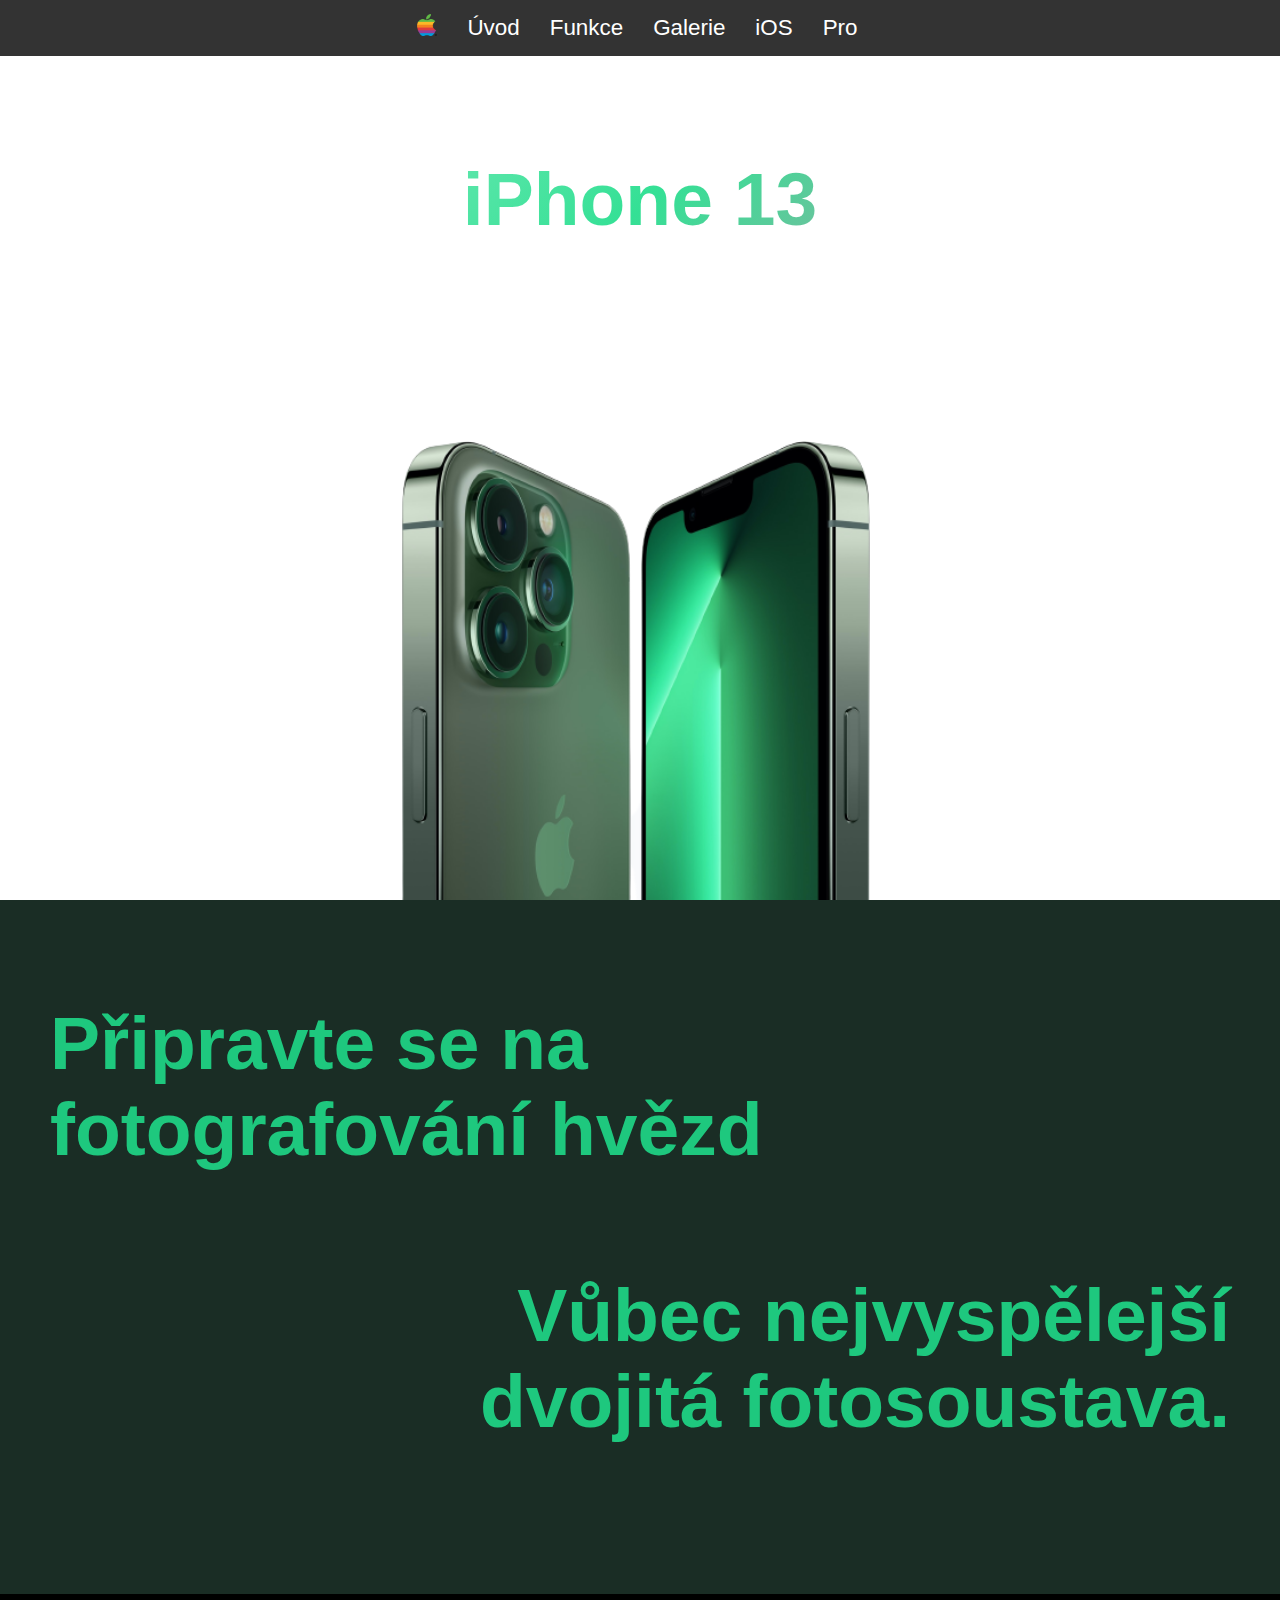
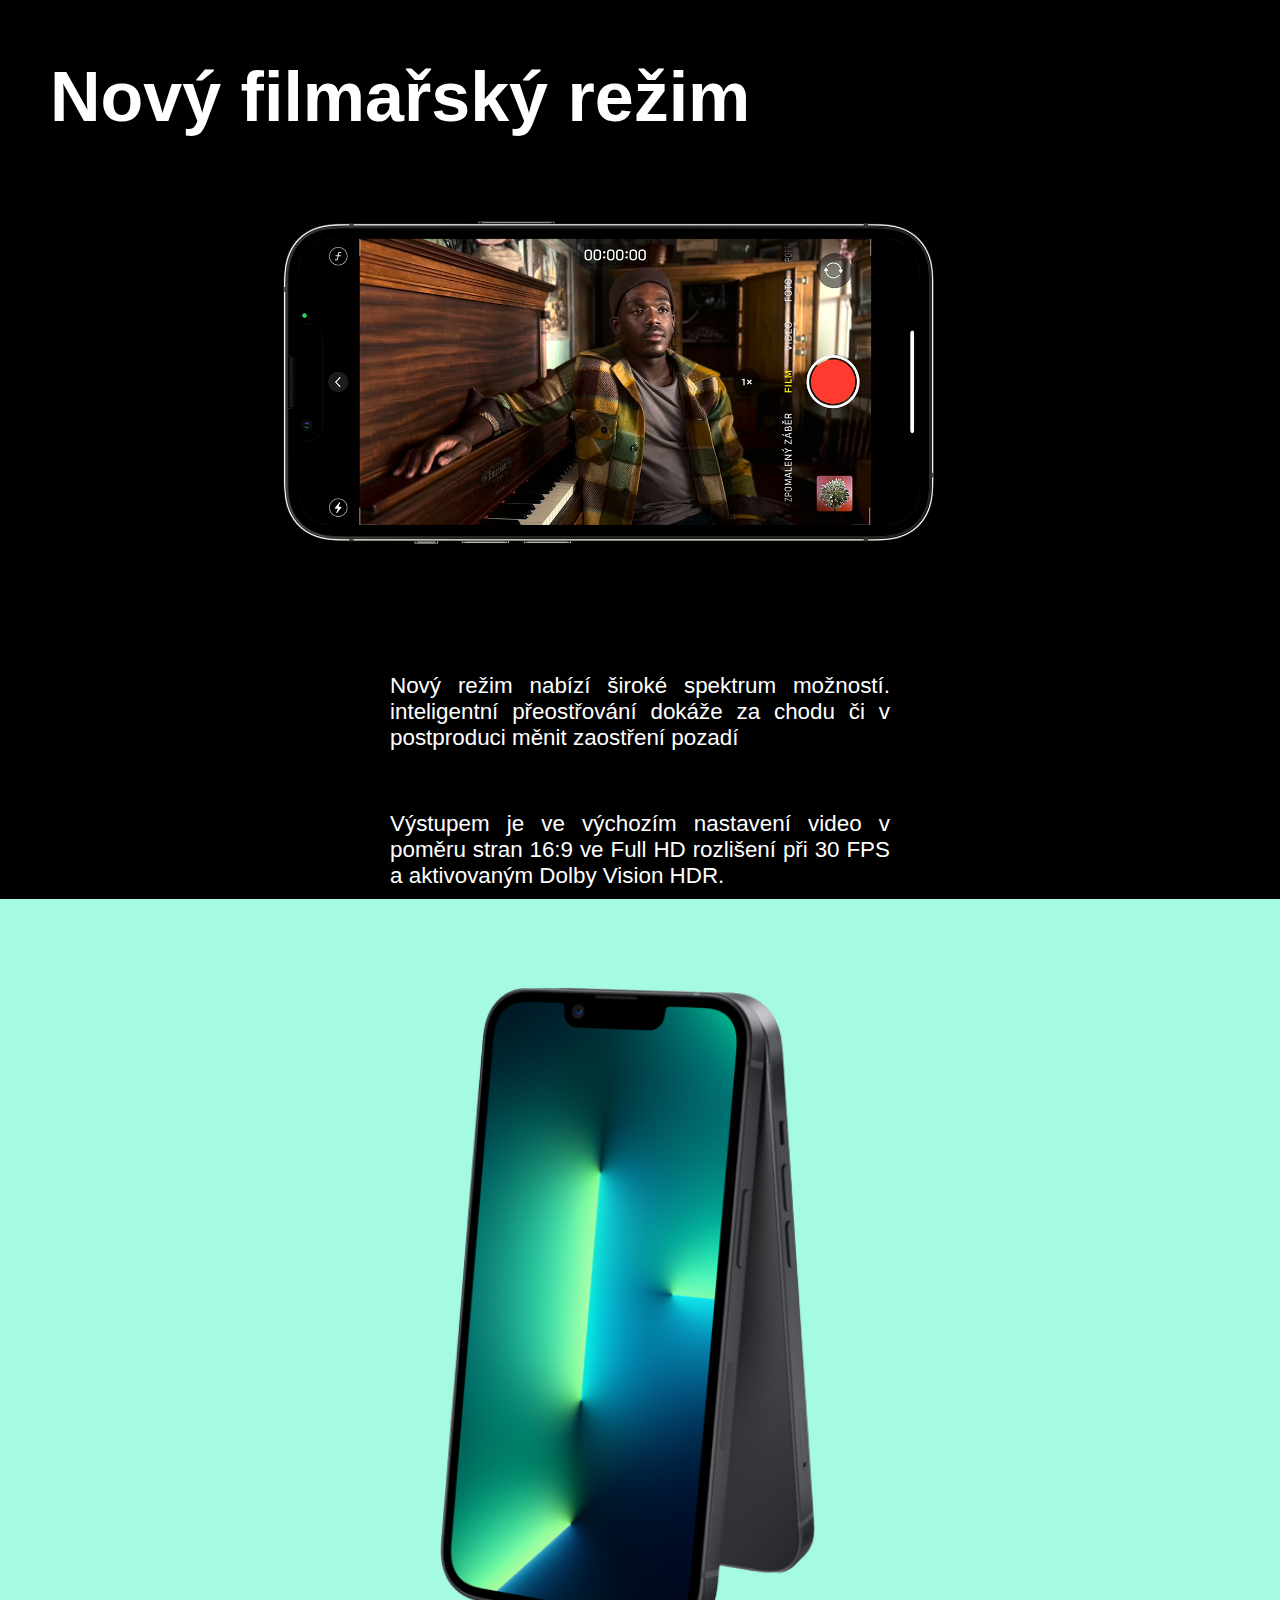
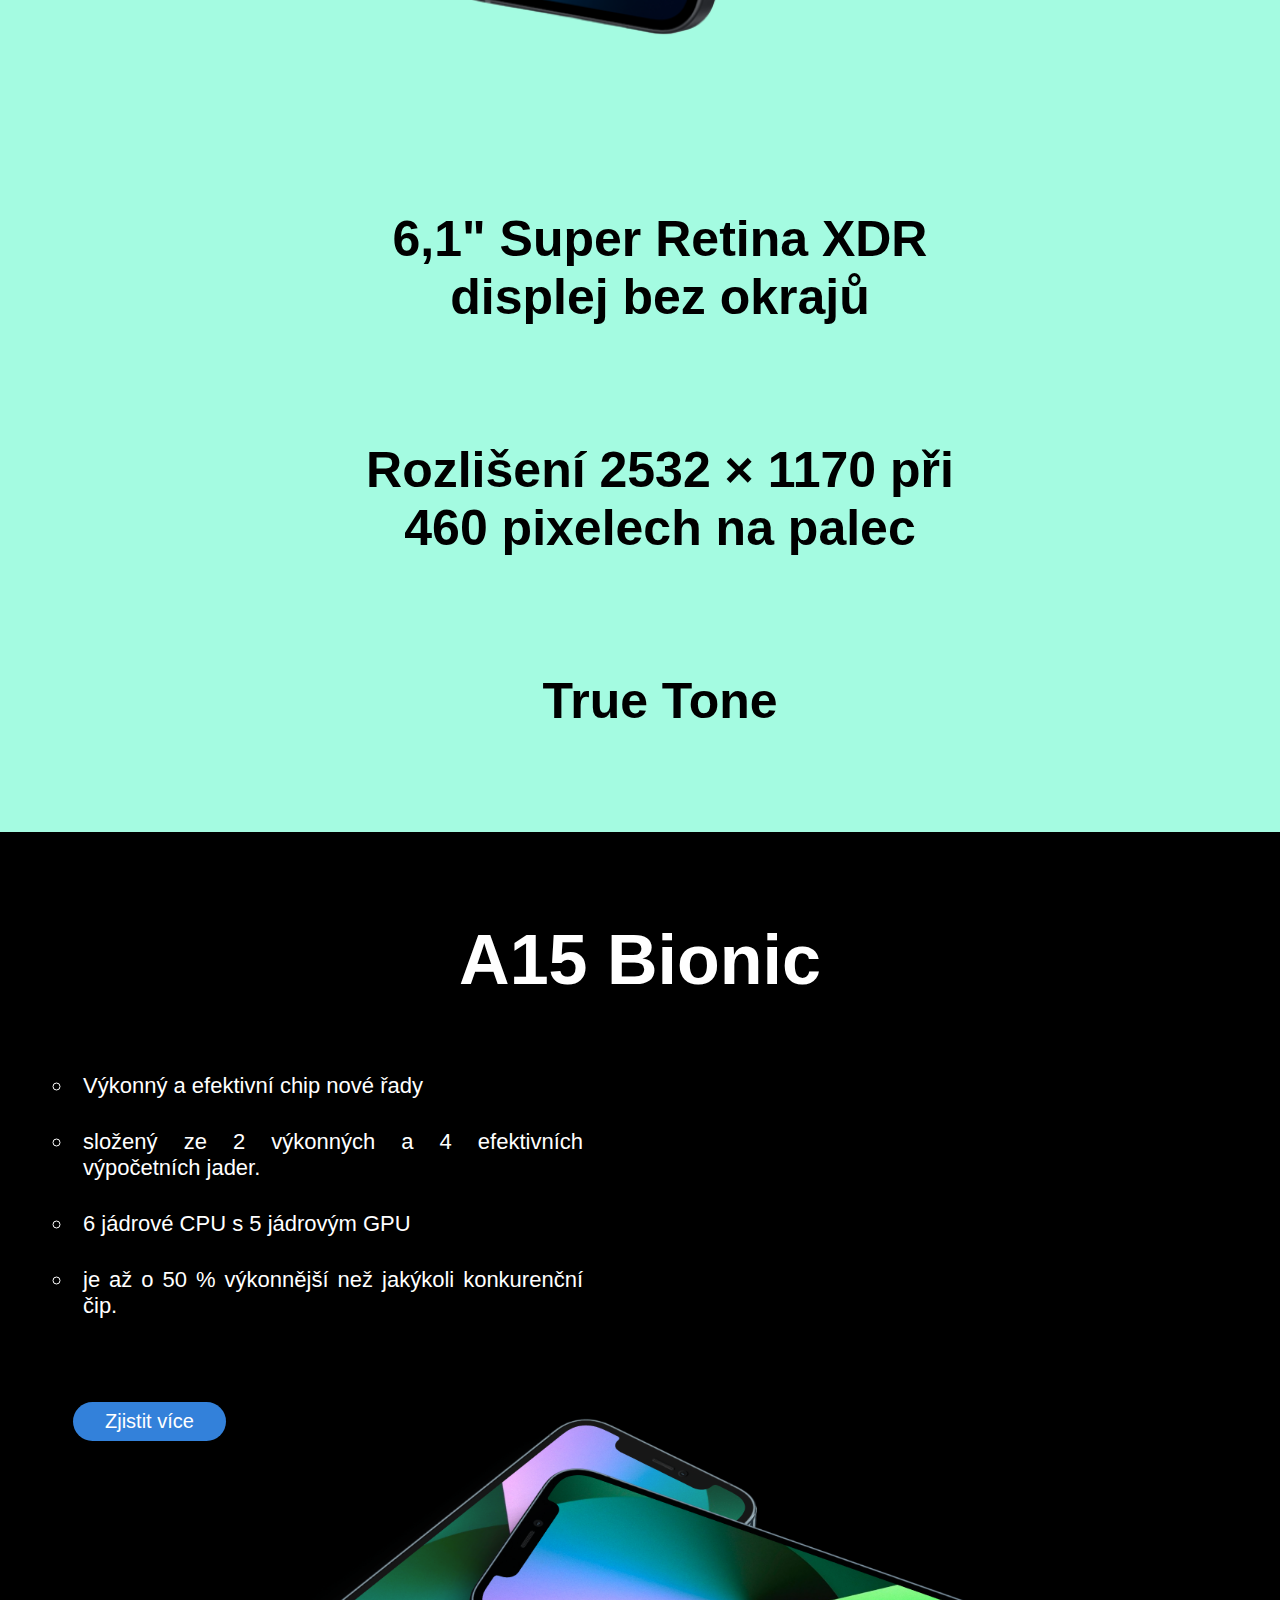
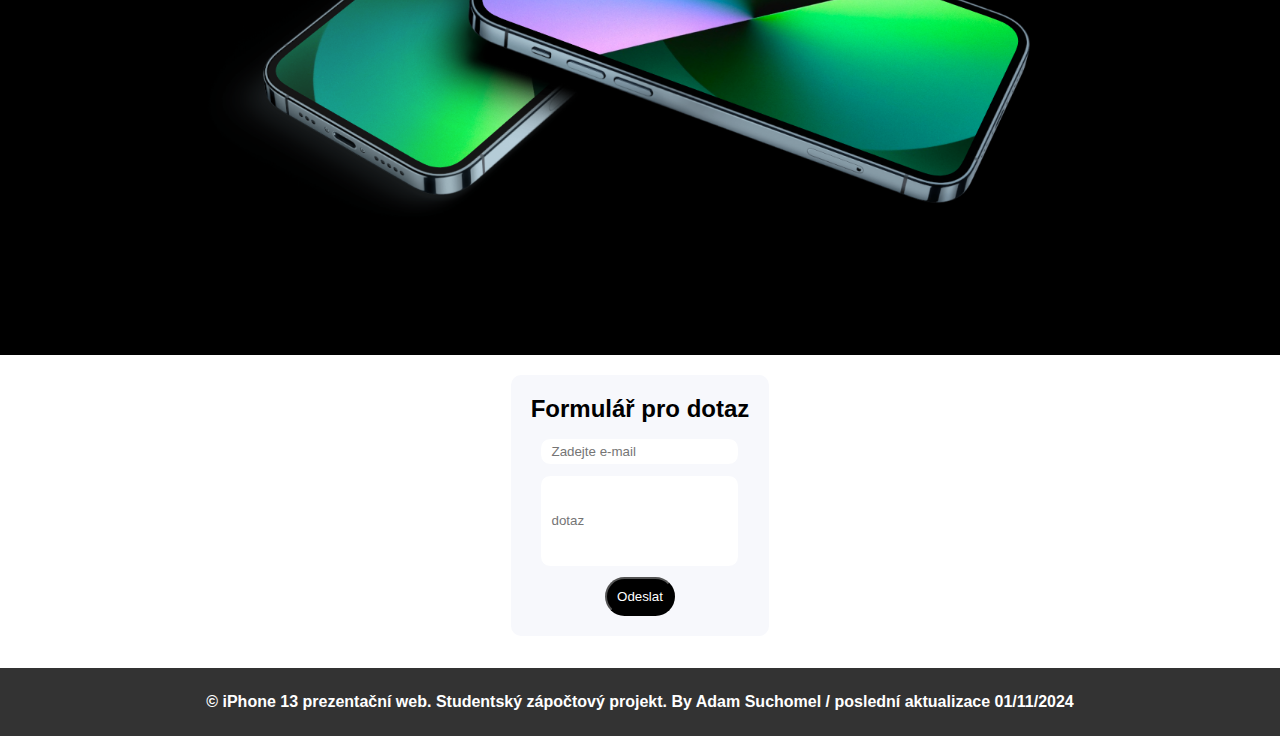
<file: index.html>
<!DOCTYPE html>
<html lang="en">

<head>
    <meta charset="UTF-8">
    <meta http-equiv="X-UA-Compatible" content="IE=edge">
    <meta name="viewport" content="width=device-width, initial-scale=1.0, viewport-fit=cover">
    <title>iPhone 13</title>
    <link rel="stylesheet" href="style.css">
    <link rel="stylesheet" href="header.css">
    <link rel="stylesheet" href="footer.css">
    <link rel="stylesheet" href="base.css">
    </head>

<body>
    <div class="prehled">
        <header>
            <nav class="header">
                <a href="https://www.apple.com">
                    <img src="photo/applelogo.png" class="h-image" alt="logo">
                </a>
                <a href="index.html" class="link"> Úvod</a>
                <a href="funkce.html" class="link"> Funkce</a>
                <a href="gallery.html" class="link"> Galerie</a>
                <a href="ios.html" class="link"> iOS</a>
                <a href="index2.html" class="link"> Pro</a>
            </nav>
        </header>

        <!-- První část dokumentu -->

        <div class="HL">
            <h1 class="HlavniNadpis">iPhone 13</h1>
        </div>


        <img src="photo/iphone13.png" class="iphone" alt="iphone 13">
    </div>

    <div class="Funkce1">
        <div class="container">
            <h2 class="prvniodstavec">Připravte se na <br> fotografování hvězd</h2>
            <h2 class="druhyodstavec">Vůbec nejvyspělejší <br> dvojitá fotosoustava.</h2>
        </div>
    </div>

    <!-- Třetí část dokumentu -->

    <div class="Funkce2">
        <div class="container">
            <h1 class="nadpis"> Nový filmařský režim </h1>
            <div class="imgWrapper">
                <img src="photo/filmmode.png" class="FilmModePhoto" alt="filmový režim">
            </div>

            <p class="prvniodstavec">
                Nový režim nabízí široké spektrum možností. inteligentní přeostřování dokáže za chodu či v
                postproduci měnit zaostření pozadí
            </p>

            <p class="prvniodstavec">
                Výstupem je ve výchozím nastavení video v
                poměru stran 16:9 ve Full HD rozlišení při 30
                FPS a aktivovaným Dolby Vision HDR.
            </p>
        </div>
    </div>

    <!-- Čtvrtá část dokumentu -->
    <div class="Specifikace">
        <div class="container">
            <div class="imgWrapper">
                <img src="photo/specifikacebg.png" class="" alt="specifikace">
            </div>

            <p class="odstavec">6,1" Super Retina XDR <br> displej bez okrajů</p>
            <p class="odstavec">Rozlišení 2532 × 1170 při <br> 460 pixelech na palec</p>
            <p class="odstavec">True Tone</p>



        </div>
    </div>

    <!-- Pátá část dokumentu -->
    <div class="Chip">
        <div class="container">

            <div class="text">
                <h1>A15 Bionic</h1>

                <ul style="list-style-type:circle;">
                    <li>Výkonný a efektivní chip nové řady</li>
                    <li>složený ze 2 výkonných a 4 efektivních výpočetních jader.</li>
                    <li>6 jádrové CPU s 5 jádrovým GPU</li>
                    <li>je až o 50 % výkonnější než jakýkoli konkurenční čip.</li>
                </ul>
                <div class="DIVvDIVUvDIVU">
                    <a href="https://www.apple.com/iphone-13/">
                        Zjistit více
                    </a>
                </div>



            </div>
            <div class="imgWrapper">
                <img src="photo/A15.png" alt="A15 bionic">
            </div>
        </div>
    </div>

    <div class="contact-form">
        <h2>Formulář pro dotaz</h2>
        <form action="">
            <input type="email" placeholder="Zadejte e-mail">
            <input type="text" placeholder="dotaz">
            <button type="submit">Odeslat</button>
        </form>
    </div>

    <footer class="footer">
        <p>© iPhone 13 prezentační web. Studentský zápočtový projekt. By Adam Suchomel / poslední aktualizace 01/11/2024</p>
    </footer>
</body>
</html>
</file>
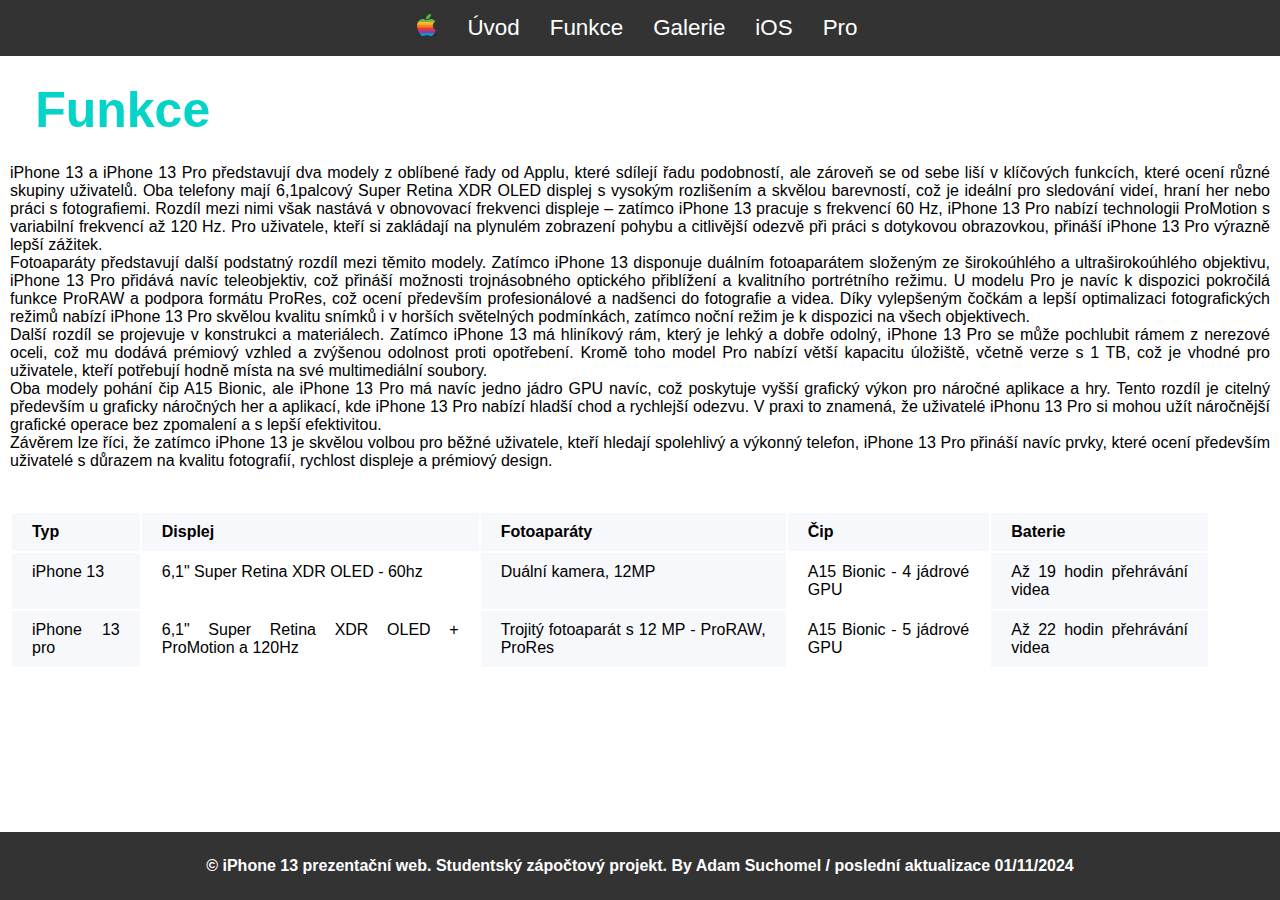
<file: funkce.html>
<!DOCTYPE html>
<html lang="en">
<head>
    <meta charset="UTF-8">
    <meta name="viewport" content="width=device-width, initial-scale=1.0">
    <title>Document</title>
    <link rel="stylesheet" href="functions.css">
    <link rel="stylesheet" href="header.css">
    <link rel="stylesheet" href="footer.css">
    <link rel="stylesheet" href="base.css">
</head>
<body>
    <header>
        <nav class="header">
            <a href="https://www.apple.com">
                <img src="photo/applelogo.png" class="h-image" alt="logo">
            </a>
            <a href="index.html" class="link"> Úvod</a>
            <a href="funkce.html" class="link"> Funkce</a>
            <a href="gallery.html" class="link"> Galerie</a>
            <a href="ios.html" class="link"> iOS</a>
            <a href="index2.html" class="link"> Pro</a>
        </nav>
    </header>

    <div class="container functions">
            <h1>Funkce</h1>
            <div class="f-descriptions">
                <p>iPhone 13 a iPhone 13 Pro představují dva modely z oblíbené řady od Applu, které sdílejí řadu podobností, ale zároveň se od sebe liší v klíčových funkcích, které ocení různé skupiny uživatelů. Oba telefony mají 6,1palcový Super Retina XDR OLED displej s vysokým rozlišením a skvělou barevností, což je ideální pro sledování videí, hraní her nebo práci s fotografiemi. Rozdíl mezi nimi však nastává v obnovovací frekvenci displeje – zatímco iPhone 13 pracuje s frekvencí 60 Hz, iPhone 13 Pro nabízí technologii ProMotion s variabilní frekvencí až 120 Hz. Pro uživatele, kteří si zakládají na plynulém zobrazení pohybu a citlivější odezvě při práci s dotykovou obrazovkou, přináší iPhone 13 Pro výrazně lepší zážitek.</p>
                <p>Fotoaparáty představují další podstatný rozdíl mezi těmito modely. Zatímco iPhone 13 disponuje duálním fotoaparátem složeným ze širokoúhlého a ultraširokoúhlého objektivu, iPhone 13 Pro přidává navíc teleobjektiv, což přináší možnosti trojnásobného optického přiblížení a kvalitního portrétního režimu. U modelu Pro je navíc k dispozici pokročilá funkce ProRAW a podpora formátu ProRes, což ocení především profesionálové a nadšenci do fotografie a videa. Díky vylepšeným čočkám a lepší optimalizaci fotografických režimů nabízí iPhone 13 Pro skvělou kvalitu snímků i v horších světelných podmínkách, zatímco noční režim je k dispozici na všech objektivech.</p>
                <p>            Další rozdíl se projevuje v konstrukci a materiálech. Zatímco iPhone 13 má hliníkový rám, který je lehký a dobře odolný, iPhone 13 Pro se může pochlubit rámem z nerezové oceli, což mu dodává prémiový vzhled a zvýšenou odolnost proti opotřebení. Kromě toho model Pro nabízí větší kapacitu úložiště, včetně verze s 1 TB, což je vhodné pro uživatele, kteří potřebují hodně místa na své multimediální soubory.</p>
                <p>            Oba modely pohání čip A15 Bionic, ale iPhone 13 Pro má navíc jedno jádro GPU navíc, což poskytuje vyšší grafický výkon pro náročné aplikace a hry. Tento rozdíl je citelný především u graficky náročných her a aplikací, kde iPhone 13 Pro nabízí hladší chod a rychlejší odezvu. V praxi to znamená, že uživatelé iPhonu 13 Pro si mohou užít náročnější grafické operace bez zpomalení a s lepší efektivitou.</p>
                <p>            Závěrem lze říci, že zatímco iPhone 13 je skvělou volbou pro běžné uživatele, kteří hledají spolehlivý a výkonný telefon, iPhone 13 Pro přináší navíc prvky, které ocení především uživatelé s důrazem na kvalitu fotografií, rychlost displeje a prémiový design.</p>        </p>
            </div>
            <div class="table-wrapper">
                <table>
                    <thead>
                        <tr>
                            <th>Typ</td>
                            <th>Displej</th>
                            <th>Fotoaparáty</th>
                            <th>Čip</th>
                            <th>Baterie</th>
                        </tr>
                    </thead>
                    <tbody>
                        <tr>
                            <td>iPhone 13</td>
                            <td>6,1" Super Retina XDR OLED - 60hz</td>
                            <td>Duální kamera, 12MP</td>
                            <td>A15 Bionic - 4 jádrové GPU</td>
                            <td>Až 19 hodin přehrávání videa</td>
                        </tr>
                        <tr>
                            <td>iPhone 13 pro</td>
                            <td>6,1" Super Retina XDR OLED + ProMotion a 120Hz</td>
                            <td>Trojitý fotoaparát s 12 MP - ProRAW, ProRes</td>
                            <td>A15 Bionic - 5 jádrové GPU</td>
                            <td>Až 22 hodin přehrávání videa</td>
                        </tr>
                    </tbody>
                </table>
            </div>
 <!--           <div class="contact">
                <h2>Poptávkový formulář</h2>

                <form>
                    
                </form>
            </div> -->
    </div>

    <footer class="footer">
        <p>© iPhone 13 prezentační web. Studentský zápočtový projekt. By Adam Suchomel / poslední aktualizace 01/11/2024</p>
    </footer>
</body>
</html>
</file>
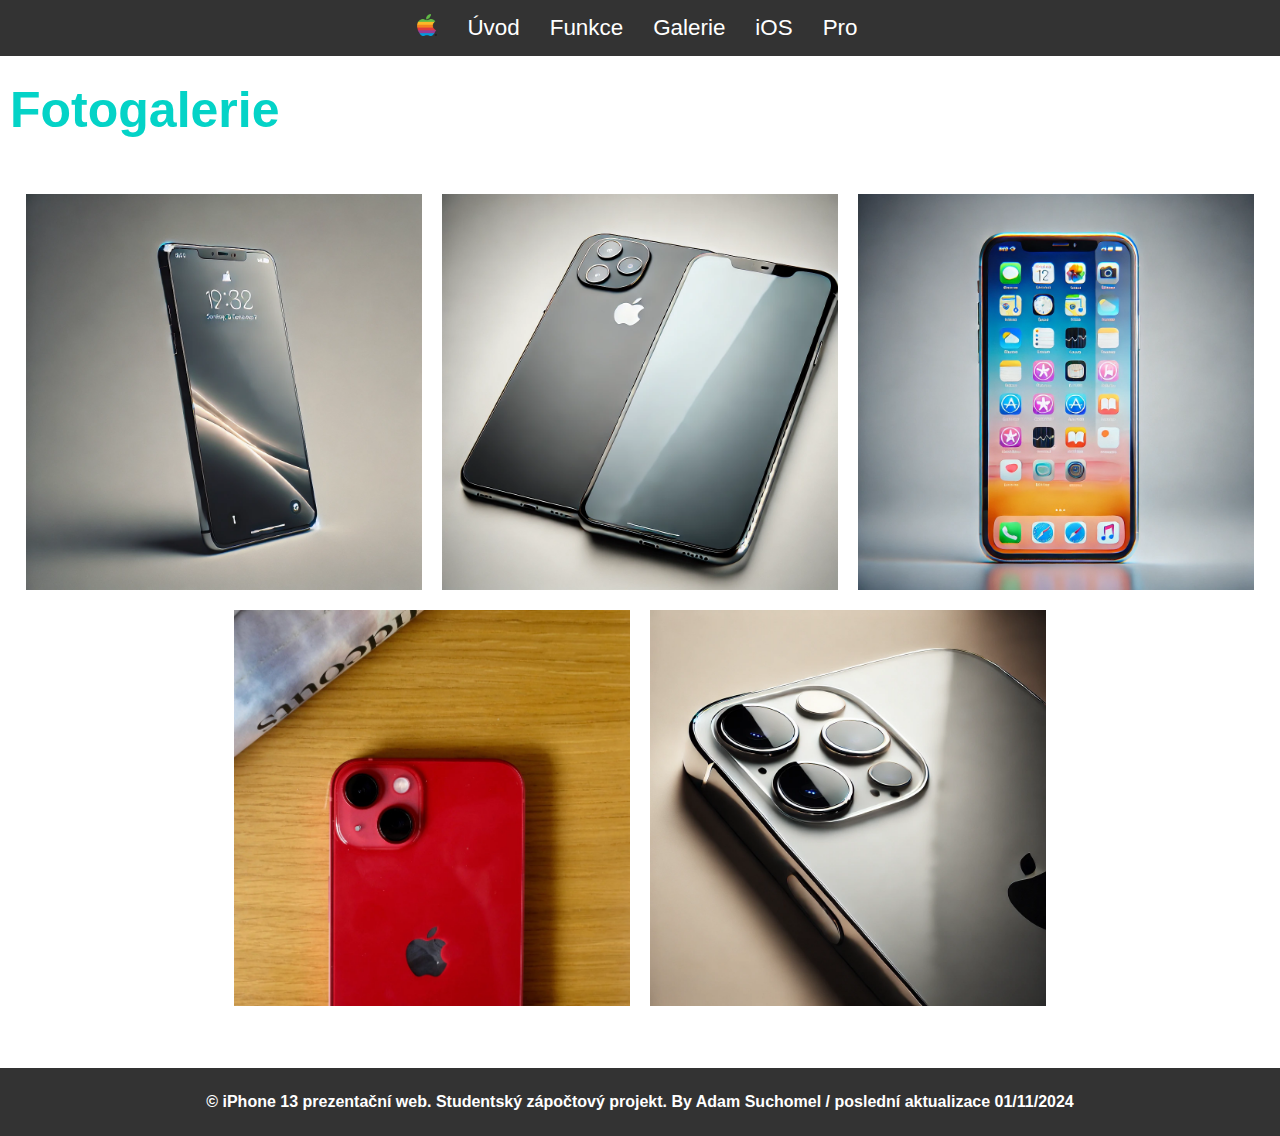
<file: gallery.html>
<!DOCTYPE html>
<html lang="en">
<head>
    <meta charset="UTF-8">
    <meta name="viewport" content="width=device-width, initial-scale=1.0">
    <title>Document</title>
    <link rel="stylesheet" href="gallery.css">
    <link rel="stylesheet" href="header.css">
    <link rel="stylesheet" href="footer.css">
    <link rel="stylesheet" href="base.css">
</head>
<body>
    <header>
        <nav class="header">
            <a href="https://www.apple.com">
                <img src="photo/applelogo.png" class="h-image" alt="logo">
            </a>
            <a href="index.html" class="link"> Úvod</a>
            <a href="funkce.html" class="link"> Funkce</a>
            <a href="gallery.html" class="link"> Galerie</a>
            <a href="ios.html" class="link"> iOS</a>
            <a href="index2.html" class="link"> Pro</a>
        </nav>
    </header>
    <main>
    <div class="container">
        <div class="photogallery">
            <h1>Fotogalerie</h1>

<!--            <p>Prohlédněte si fotogalerii srovnávající iPhone 13 a iPhone 13 Pro – dvě populární varianty od Applu s jedinečnými funkcemi. Oba modely nabízejí elegantní design a 6,1" Super Retina XDR OLED displej, přičemž rozdíl spočívá hlavně v obnovovací frekvenci: iPhone 13 má 60 Hz, zatímco iPhone 13 Pro nabízí až 120 Hz díky technologii ProMotion pro plynulejší obraz.
                iPhone 13 je vybaven duálním fotoaparátem, zatímco iPhone 13 Pro přidává třetí čočku s teleobjektivem, což umožňuje fotografování s větším přiblížením a pokročilé režimy jako ProRAW a noční režim pro všechny objektivy. Pro uživatele, kteří si potrpí na kvalitu materiálů, má Pro verze rámeček z nerezové oceli, zatímco iPhone 13 zůstává u hliníku.                
                Podívejte se, jak tyto rozdíly působí v designu, konstrukci a celkovém dojmu – a zjistěte, který model by mohl být pro vás ideální volbou!</p>
-->
            <div class="gallery-wrapper">
                <div class="gallery-item">
                    <img src="gallery-photos/phone-1.webp" class="img-responsive" alt="telefon">
                </div>
                <div class="gallery-item">
                    <img src="gallery-photos/phone-2.webp" class="img-responsive" alt="telefon">
                </div>
                <div class="gallery-item">
                    <img src="gallery-photos/phone-3.webp" class="img-responsive" alt="telefon">
                </div>
                <div class="gallery-item">
                    <img src="gallery-photos/phone-4.jpg" class="img-responsive" alt="telefon">
                </div>
                <div class="gallery-item">
                    <img src="gallery-photos/phone-5.webp" class="img-responsive" alt="telefon">
                </div>
            </div>
        </div>
    </div>
</main>
    <footer class="footer">
        <p>© iPhone 13 prezentační web. Studentský zápočtový projekt. By Adam Suchomel / poslední aktualizace 01/11/2024</p>
    </footer>
</body>
</html>
</file>
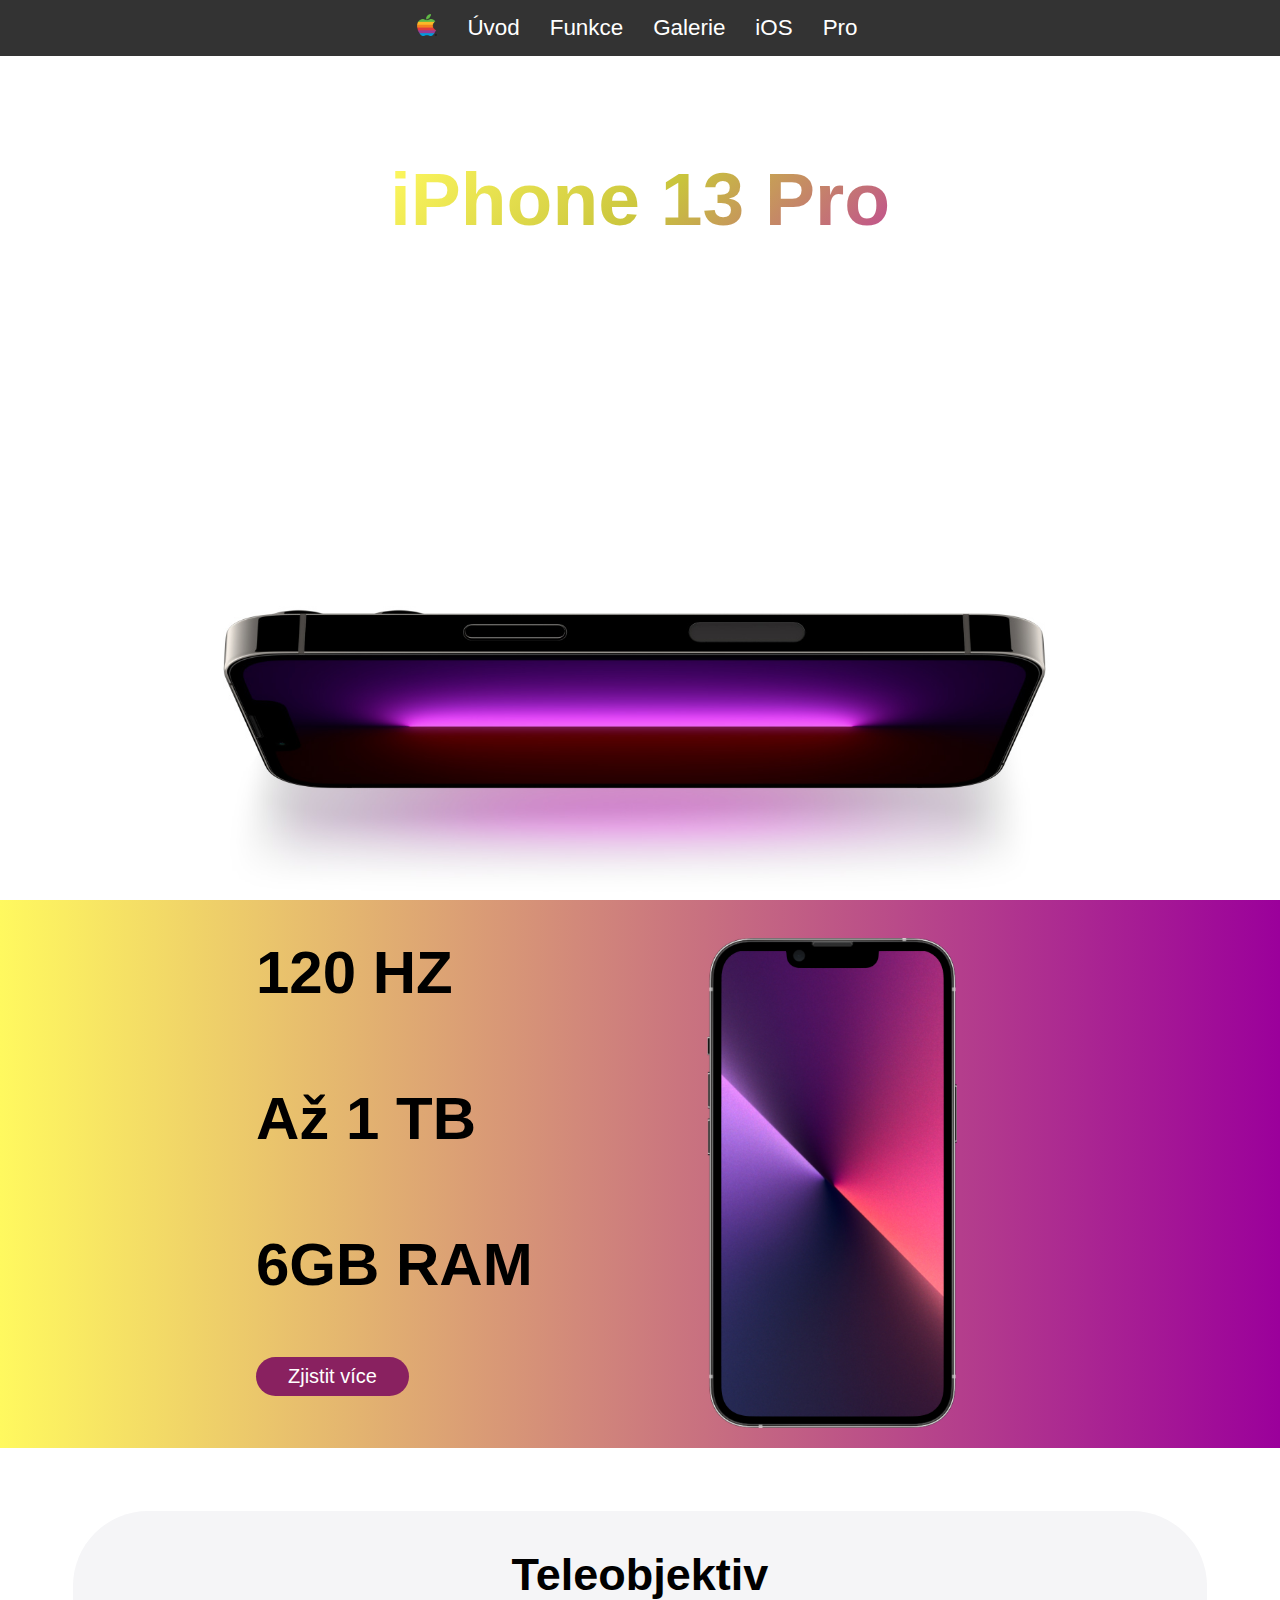
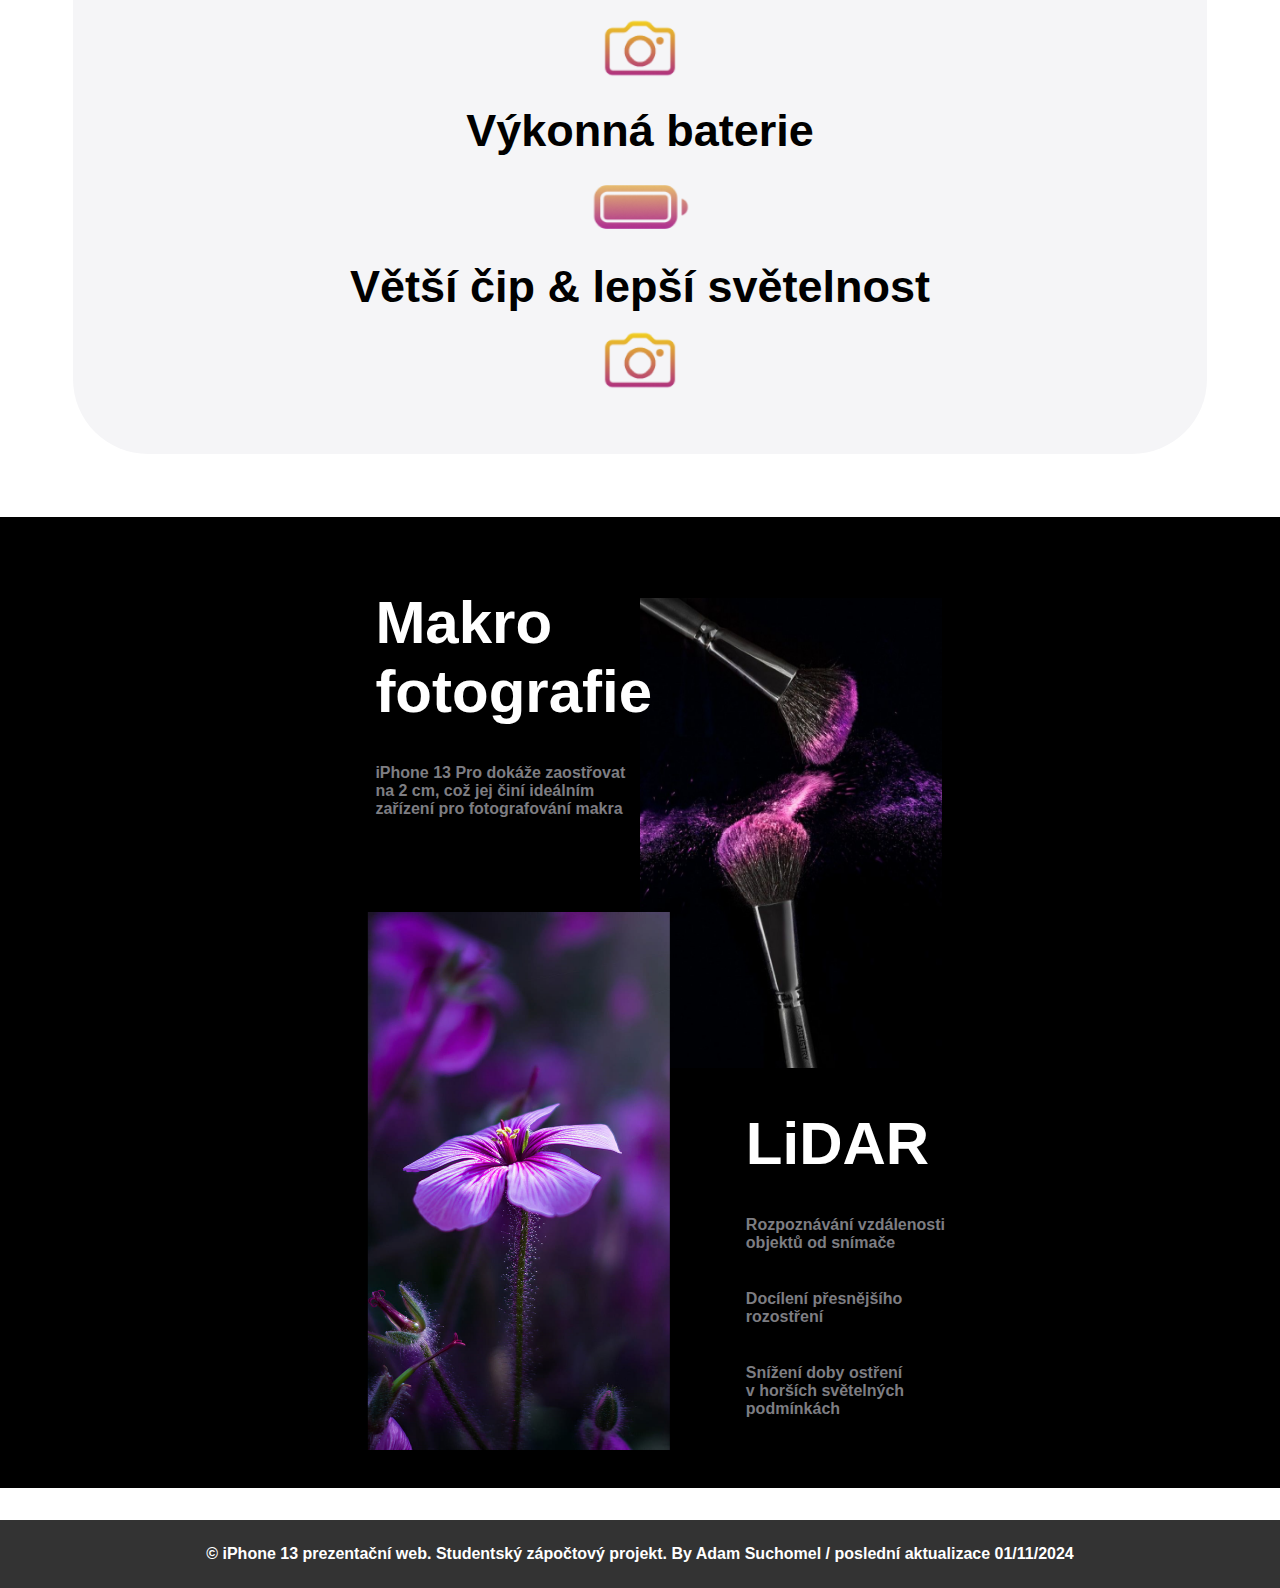
<file: index2.html>
<!DOCTYPE html>
<html lang="en">

<head>
    <meta charset="UTF-8">
    <meta http-equiv="X-UA-Compatible" content="IE=edge">
    <meta name="viewport" content="width=device-width, initial-scale=1.0, viewport-fit=cover">
    <title>iPhone 13 Pro</title>
    <link rel="stylesheet" href="style2.css">
    <link rel="stylesheet" href="header.css">
    <link rel="stylesheet" href="footer.css">
    <link rel="stylesheet" href="base.css">
</head>

<body>
    <div class="prehled">
        <header>
            <nav class="header">
                <a href="https://www.apple.com">
                    <img src="photo/applelogo.png" class="h-image" alt="logo">
                </a>
                <a href="index.html" class="link"> Úvod</a>
                <a href="funkce.html" class="link"> Funkce</a>
                <a href="gallery.html" class="link"> Galerie</a>
                <a href="ios.html" class="link"> iOS</a>
                <a href="index2.html" class="link"> Pro</a>
            </nav>
        </header>
        <!-- První část dokumentu -->
        <div class="HL">
            <h1 class="HlavniNadpis">iPhone 13 Pro</h1>
        </div>
        <img src="photopro/delete2.jpg" class="iphone" alt="iphone 13 pro">
    </div>
    <!-- druhá část dokumentu -->
    <div class="O">
        <div class="container4">

            <div class="text">
                <h2>120 HZ</h1>
                <h2>Až 1 TB</h2>
                <h2>6GB RAM</h2>
                <a href="https://www.apple.com/iphone-13/" class="a">
                    Zjistit více </a>
            </div>

            <div class="photo">

                <img src="photopro/iPhone13rear.png" alt="iphone 13 zezadu">


            </div>

        </div>
    </div>

    <!-- třetí část dokumentu -->

    <div class="O2">
        <div class="container">
            <div class="maindiv">
                <h2>Teleobjektiv</h2>
                <img src="photopro/camera.png" class="camera" alt="kamera">
                <h2>Výkonná baterie</h2>
                <img src="photopro/battery.png" class="battery" alt="baterie">
                <h2>Větší čip & lepší světelnost</h2>
                <img src="photopro/A15.png" class="A15" alt="a15 bionic">
            </div>
        </div>
    </div>


    <!-- čtvrtá část dokumentu -->

    <div class="Makro">
        <div class="container">
            <div class="Makrowidth">
                <div class="left">
                    <h1>Makro <br> fotografie</h1>
                    <p>
                        iPhone 13 Pro dokáže zaostřovat na 2 cm,
                        což jej činí ideálním zařízení pro fotografování makra
                    </p>
                    <img class="flower" src="photopro/kytka.png" alt="makro fotografie květiny">

                </div>

                <div class="right">

                    <img class="stetec" src="photopro/štětec.png" alt="štětec">
                    <h1>LiDAR</h1>
                    <p>Rozpoznávání vzdálenosti <br> objektů od snímače</p>
                    <p>Docílení přesnějšího <br> rozostření </p>
                    <p>Snížení doby ostření <br> v horších světelných <br> podmínkách</p>
                </div>
            </div>
        </div>
    </div>


    <!-- pátá část dokumentu -->

    <footer class="footer">
        <p>© iPhone 13 prezentační web. Studentský zápočtový projekt. By Adam Suchomel / poslední aktualizace 01/11/2024</p>
    </footer>
</main>
</body>


</html>
</file>
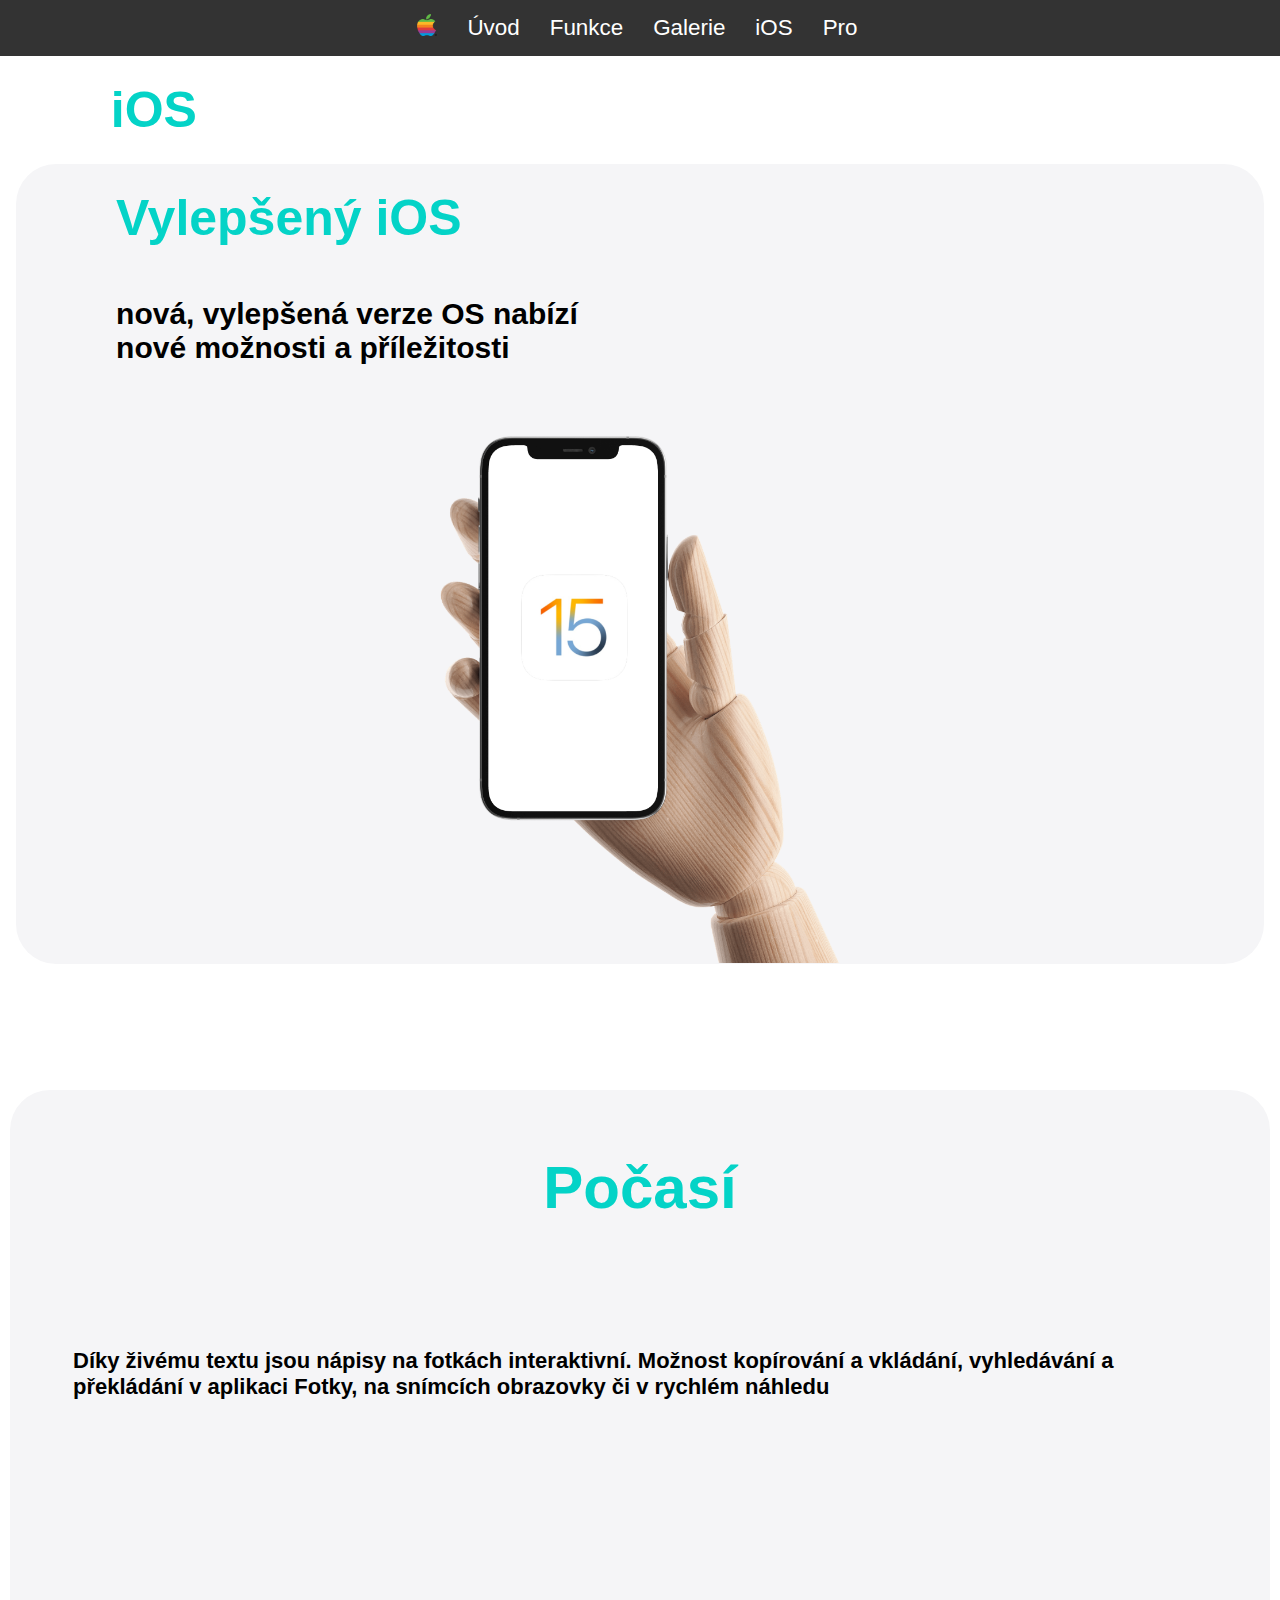
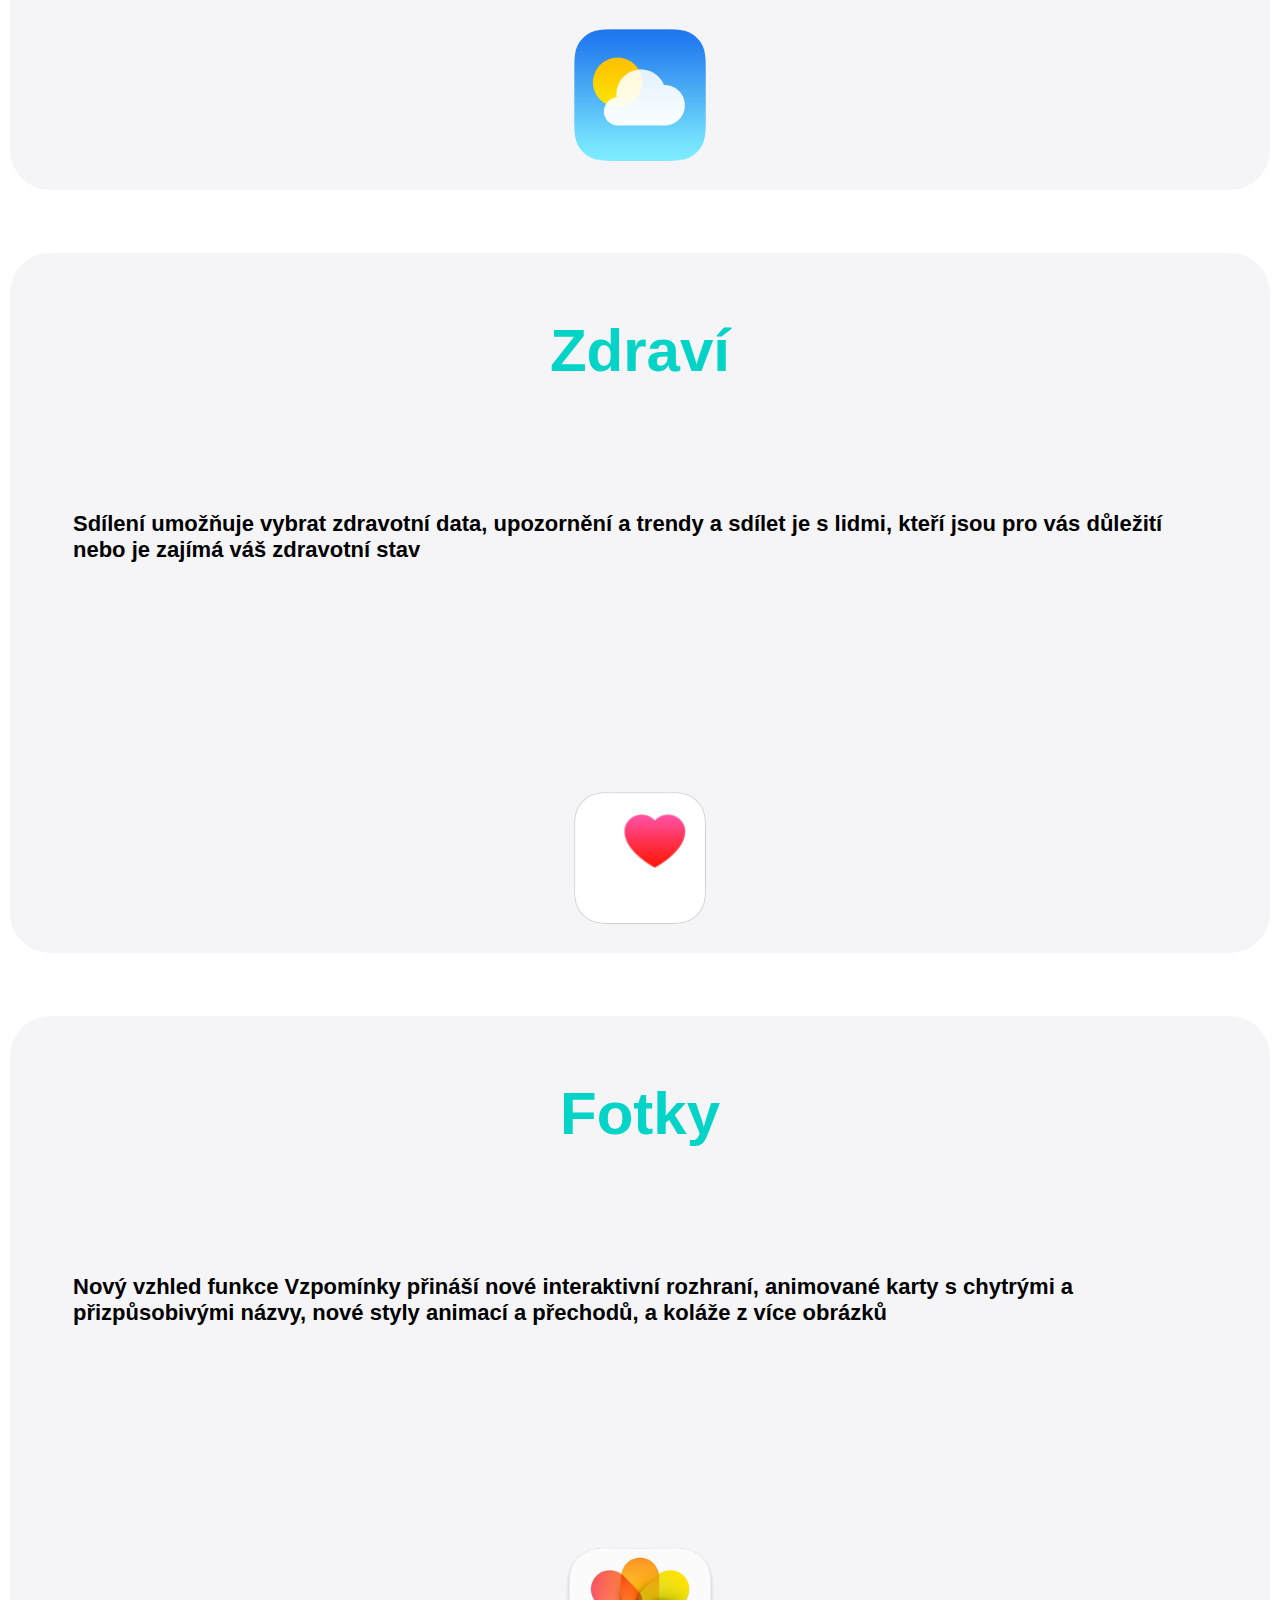
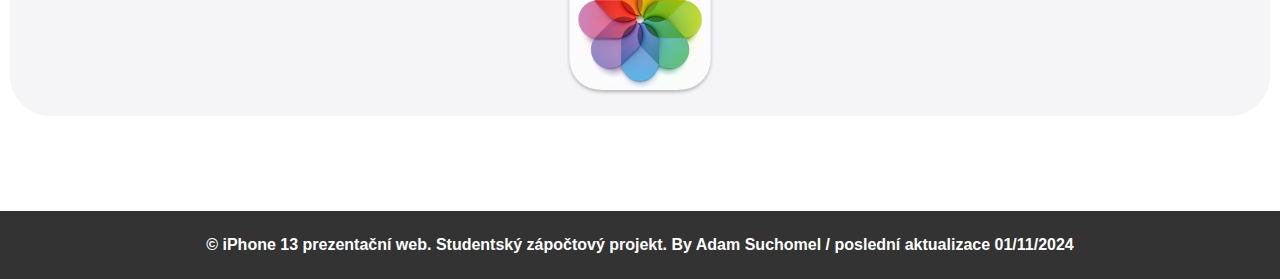
<file: ios.html>
<!DOCTYPE html>
<html lang="en">
<head>
    <meta charset="UTF-8">
    <meta name="viewport" content="width=device-width, initial-scale=1.0">
    <title>Document</title>
    <link rel="stylesheet" href="ios.css">
    <link rel="stylesheet" href="header.css">
    <link rel="stylesheet" href="footer.css">
    <link rel="stylesheet" href="base.css">
</head>
<body>
    <header>
        <nav class="header">
            <a href="https://www.apple.com">
                <img src="photo/applelogo.png" class="h-image" alt="logo">
            </a>
            <a href="index.html" class="link"> Úvod</a>
            <a href="funkce.html" class="link"> Funkce</a>
            <a href="gallery.html" class="link"> Galerie</a>
            <a href="ios.html" class="link"> iOS</a>
            <a href="index2.html" class="link"> Pro</a>
        </nav>
    </header>
    <main>
        <div class="ios">
            <div class="container">
                <h1>iOS</h1>
                <div class="ios15">
                    <h1>
                        Vylepšený iOS
                    </h1>
                    <h2>
                        nová, vylepšená verze OS nabízí <br> nové možnosti a příležitosti
                    </h2>
                    <img src="photo/IOS.png" alt="IOS">
                </div>
            </div>
        </div>
    
        <!-- Sedmá část dokumentu -->
        <div class="ios-content">
            <div class="container">
                <div class="ios-parts">
                    <div class="ios-part">
                        <h1> Počasí </h1>
                        <h2>Díky živému textu jsou nápisy na fotkách interaktivní.
                            Možnost kopírování a vkládání, vyhledávání a překládání v aplikaci Fotky,
                            na snímcích obrazovky či v rychlém náhledu</h2>
    
                        <img src="photo/weather.png" alt="počasí">
                    </div>
                    <div class="ios-part">
                        <h1> Zdraví </h1>
                        <h2>Sdílení umožňuje vybrat zdravotní data,
                            upozornění a trendy a sdílet je s lidmi,
                            kteří jsou pro vás důležití nebo je zajímá váš zdravotní stav</h2>
    
                        <img src="photo/health.png" alt="zdraví">
                    </div>
                    <div class="ios-part">
                        <h1> Fotky </h1>
                        <h2>Nový vzhled funkce Vzpomínky přináší nové interaktivní rozhraní,
                            animované karty s chytrými a přizpůsobivými názvy,
                            nové styly animací a přechodů, a koláže z více obrázků</h2>
    
                        <img src="photo/photo.png" alt="fotky">
                    </div>
                </div>
            </div>
        </div>
    </main>
    <footer class="footer">
            <p>© iPhone 13 prezentační web. Studentský zápočtový projekt. By Adam Suchomel / poslední aktualizace 01/11/2024</p>
        </footer>
</body>
</html>
</file>
<file: style.css>
/*  --------------------------------- */
    /*  -------- LANDING SECTION -------- */
    /*  --------------------------------- */

    .prehled {
        width: 100vw;
        height: 100vh;
        min-height: 750px;
        max-height: 2500px;
        position: relative;
    }

    .iphone {
        height: auto;
        width: 700px;
        position: absolute;
        bottom: 0px;
        left: 50%;
        transform: translateX(-50%);   
    }

    .HlavniNadpis {
       /* text-transform: uppercase; */
      background-image: linear-gradient(
        -225deg,
        /* #231557 0%,
        #44107a 29%,
        #ff1361 67%,
        #fff800 100% */
        #5BE6AA 0%,
        #34E095 29%,
        #81B6A0 67%,
        #3C6755 100%
      );
        background-size: auto auto;
        background-clip: border-box;
        background-size: 200% auto;
        color: #fff;
        background-clip: text;
        -webkit-background-clip: text;
        -webkit-text-fill-color: transparent;
        animation: textclip 2s linear infinite;
        display: inline-block;
        font-size: 75px;
        margin-top: 100px;
          
    }
    
    @keyframes textclip {
      to {
        background-position: 200% center;
      }
    }

    .HL {
        text-align: center;
    }

    /*  -------------------------- */
    /*  -------- FUNKCE 1 -------- */
    /*  -------------------------- */

    .Funkce1 {
        background: #1a2d25;
        width: 100vw;
        height: auto;
        display: flex;
        align-items: center;
        justify-content: center;
        flex-direction: column;
    }

    .prvniodstavec {
        padding-top: 100px;
        padding-left: 40px;
        font-weight: bold;
        font-size: 75px;
        color: #1ec87e;
    }

    .druhyodstavec {
        padding-top: 100px;
        padding-right: 40px;
        padding-bottom: 150px;
        font-weight: bold;
        font-size: 75px;
        color: #1ec87e;
        text-align: right;
    }

    /*  -------------------------- */
    /*  -------- FUNKCE 2 -------- */
    /*  -------------------------- */

    .Funkce2 {
        display: flex;
        align-items: center;
        justify-content: center;
        flex-direction: column;
        background: #000000;
        width: 100vw;
        height: auto;
        position: relative;
    }

    .Funkce2 .nadpis {
        padding: 5%;
        color: white;
        font-size: 70px;
        padding-left: 40px;
    }

    .Funkce2 .prvniodstavec {
        color: white;
        font-size: 25px;
        padding-top: 50px;
        padding-left: 30px;
        float: left;
        font-weight: normal;
        text-align: justify;
    }

    .Funkce2 .FilmModePhoto {

        width: 850px;
        height: auto;
        float: right;
        background-color: #000000;
    }

    .Funkce2 {
        display: flex;
        align-items: center;
        justify-content: center;
        flex-direction: column;
        background: #000000;
        width: 100vw;
        height: auto;
    }

    .Funkce2 .nadpis {
        padding: 5%;
        color: white;
        font-size: 70px;
        padding-left: 40px;
        padding-right: 0;
    }

    .Funkce2 .prvniodstavec {
        color: white;
        font-size: 25px;
        padding-top: 50px;
        padding-left: 30px;
        float: left;
        font-weight: normal;
        text-align: justify;
        max-width: 500px;
    }

    .Funkce2 .FilmModePhoto {

        width: 850px;
        /* width: 50%; */
        height: auto;
        float: right;
        background-color: #000000;
        
    }

    /*  -------------------------- */
    /*  -------- SPECIFIKACE -------- */
    /*  -------------------------- */

    .Specifikace
    {
        
        background: #A4FBE1;
        width: 100vw;
        height: auto;
        display: flex;
        align-items: center;
        justify-content: center;
        flex-direction: column;
        padding-bottom: 6%;
    }
    
    .Specifikace .odstavec
    {
        font-weight: bold;
        font-size: 60px;
        color: #000000;
        /* float: left; */
        padding: 0%;
        padding-top: 90px;
        padding-left: 40px;
        text-align: left;
        margin-bottom: 2%;
        
    }

    
    .Specifikace img {

        width: 400px;
        height: auto;
        float: right;
        padding: 45px;
        padding-top: 7%;


    }

    /*  -------------------------- */
    /*  -------- A15 BIONIC -------- */
    /*  -------------------------- */



    .Chip
    {
        background: rgb(0, 0, 0);
        width: 100vw;
        height: auto;
        display: flex;
        align-items: center;
        justify-content: center;
        flex-direction: column;
    }
    .Chip .imgWrapper
    {
        width: 60%;
        background-color: rgb(0, 0, 0);
        height: auto;
        float: left;
    }

    .Chip .text
    {
        width: 40%;
        height: 700px;
        float: right;
        background-color: rgb(0, 0, 0);

    }

    .Chip img
    {
        float: left;
        width: 900px;
        height: auto;
    }

    
 
    .Chip h1
    {
        
        padding: 7%;
        color: white;
        font-size: 70px;
        text-align: center;
     
    }

    li
    {
        padding: 10px;

    }

     .Chip li { 
        color: white;
        font-size: 20px;
        font-weight: normal;
        text-align: justify;
        max-width: 500px;
        padding-bottom: 20px;
        margin-left: 5%;
    } 

    .text a{ 
        
        
 
        border-radius: 100rem;
        color: white;
        font-size: 20px;
        background-color: rgb(51, 129, 218);
        display: inline-block;
        padding: 0.5rem 2rem;
        margin-top: 5%;
        margin-left: 5%;  
    } 

    .contact-form {
        margin-top: 20px;
        padding: 20px;
        background-color: #f7f8fc;
        border-radius: 10px;

        h2 {
            margin-bottom: 15px;
        }

        form {
            display: flex;
            flex-direction: column;
            align-items: center;    
            justify-content: center;
        }

        input {
            background-color: unset;
            padding: 5px 10px;
            margin-bottom: 10px;
            background-color: white;
            border-radius: 10px;
            border: 1px solid #f7f8fc;
        }

        input[type=text] {
            min-height: 80px;
        }

        button {
            background-color: black;
            color: white;
            padding: 10px 10px;
            border-radius: 25px;
        }
    }

    @media (max-width:1600px) {

        .Funkce2 .prvniodstavec,
        .Funkce2 .FilmModePhoto {
            float: none;
            padding-left: 0;
        }

        .Funkce2 .imgWrapper {
            width: 100%;
            display: flex;
        }

        .Funkce2 .FilmModePhoto {
            margin: 0 auto;
            max-width: 100%;
        }

        .Funkce2 .prvniodstavec {
            font-size: 1.4rem;
            margin: 0 auto;
            padding-inline: 10px;
            margin-bottom: 10px;
        }

        .container2
        {
            margin-bottom: 5%; 
        }
    


/* ----------SPECIFIKACE---------- */


     .Specifikace .imgWrapper {
        width: 100%;
        display: flex;
    } 
    .Specifikace img
    {
        margin: 0 auto;
        max-width: 100%;
    }
    .Specifikace .odstavec
    {
        font-size: 50px;
       text-align: center;

    }



/* ----------Chip---------- */

.Chip .text,
.Chip .imgWrapper
{
    float: none;
}

.Chip .imgWrapper {
    width: 100%;
    display: flex;
} 
.Chip .text
{
    width: 100%;
    height: 450px;
}
.Chip img
{
        margin: 0 auto;
        max-width: 100%;
}
.Chip h1
{
    font-size: 70px;
    padding-bottom: 5%;
}
.Chip li 
{
    font-size: 22px;
}

}



    /* ------------------------------ */

    @media (max-width:800px) {

        .Funkce1,
        .Funkce2 {
            padding: 30px 0;
        }

        .prvniodstavec,
        .druhyodstavec,
        .Funkce2 .nadpis {
            font-size: 35px;
            padding: 50px 0;
        }

        .Funkce2 p.prvniodstavec {
            font-size: 18px;
        }

        .iphone
        {
            width: 580px;
        }


        /* ----------SPECIFIKACE---------- */


    .Specifikace .imgWrapper {
        width: 100%;
        display: flex;
    }
    .Specifikace img
    {
        margin: 0 auto;
        max-width: 80%;
    }
    .Specifikace .odstavec
    {
        font-size: 30px;
       text-align: center;
       padding-left: 0px;
       padding-top: 60px;

    }
    


/* ----------Chip---------- */

    .Chip .text,
.Chip .imgWrapper
{
    float: none;
}

.Chip .imgWrapper {
    width: 100%;
    display: flex;
} 
.Chip .text
{
    width: 100%;
    height: 450px;
    font-size: 20px;
}
.Chip img
{
        margin: 0 auto;
        max-width: 100%;
}
.Chip h1
{
    font-size: 50px;
}

.Chip li 
{
    font-size: 18px;
}

.text a
{
    font-size: 18px;
}

/* .text
{
    text-align: left;
} */

.DIVvDIVUvDIVU 
{
    text-align: center;
}
}
</file>
<file: header.css>
header {
    width: 100%;
}

.header {
    font-size: 1.4em;
    background: rgba(0, 0, 0, .80);
    /* padding-left: 190px; */
    padding-top: 10px;
    padding-bottom: 10px;
    display: flex;
    align-items: center;
    justify-content: center;
    gap: 20px;
    width: 100%;


    .link {
        padding: 5px;
        color: white;
        text-decoration: none; 
    }

    .h-image {
        width: 20px;
        height: auto;
        margin-right: 5px;
        box-sizing: border-box;
    }

    a:hover {
        opacity: .8;    
    }

    @media screen and (max-width: 800px) {
        font-size: 1rem;
        gap: 10px;
    }
}
</file>
<file: footer.css>
.footer {
    background-color: rgba(0, 0, 0, .80);
    width: 100%;
    height: auto;
    display: flex;
    align-items: center;
    justify-content: center;
    flex-direction: column;
    margin-top: 2rem;

    p {
        color: white;
        padding: 25px;
        font-weight: bold;
    }
}
</file>
<file: base.css>
* {
    padding: 0;
    margin: 0;
}

a {
    text-decoration: none;
}

html,
body {
    max-width: 100%;
    overflow-x: hidden;
    scroll-behavior: smooth;
}

body {
    display: flex;
    flex-direction: column;
    align-items: center;
    font-family: -apple-system, BlinkMacSystemFont, 'Segoe UI', Roboto, Oxygen, Ubuntu, Cantarell, 'Open Sans', 'Helvetica Neue', sans-serif;
    text-align: justify;
}

.container {
    max-width: calc(1600px - 20px);
    width: 100%;
    padding-left: 10px;
    padding-right: 10px;
}

.img-responsive {
    display: block;
    height: auto !important;
    max-width: 100%;
}

@media screen and (max-width: 1600px) {
    .container {
        max-width: unset;
        width: calc(100% - 20px);
    }
}
</file>
<file: functions.css>
@import url("/css/_base.css");
@import url("/css/_header.css");
@import url("/css/_footer.css");

body {
    min-height: 100vh;
    height: 100%;
}

.footer {
    margin-top: auto !important;
}

.functions {
    h1 {
        padding: 2%;
        color: #04D3C7;
        font-size: 50px;
        text-align: left;
    }

    .f-descriptions {
        margin-bottom: 1.3rem;
    }

    .table-wrapper {
        overflow-x: auto;
        padding: 20px 0;
    }

    table {
        width: 1200px;

        thead tr {
            background-color: #f7f8fc;
        }

        td:nth-child(odd) {
            background-color: #f7f8fc;
        }

        td, th {
            padding: 10px 20px;
            vertical-align: top;
        }
    }
}
</file>
<file: gallery.css>
.photogallery {
    h1 {
        color: #04D3C7;
        padding: 2% 0;
        font-size: 50px;
        text-align: left;
    }

    .gallery-wrapper {
        display: flex;
        justify-content: center;
        flex-wrap: wrap;
        padding: 30px 0;
        gap: 20px;

        .gallery-item {
            width: calc(25% - 20px);
            cursor: pointer;

            &:hover {
                transform: scale(1.1);
                transition: transform 0.3s;
            }
        }
    }

    @media screen and (max-width: 1600px) {
        .gallery-wrapper {
            .gallery-item {
                width: calc(33% - 20px);
            }
        }
    }

    @media screen and (max-width: 800px) {
        .gallery-wrapper {
            .gallery-item {
                width: calc(50% - 20px);
            }
        }
    }

    @media screen and (max-width: 500px) {
        .gallery-wrapper {
            .gallery-item {
                width: 100%;
            }
        }
    }
}
</file>
<file: style2.css>
.container4 {
     min-width: min(60vw, 1920px);
 }

 /*  --------------------------------- */
 /*  -------- LANDING SECTION -------- */
 /*  --------------------------------- */

 .prehled {
     width: 100vw;
     height: 100vh;
     min-height: 650px;
     max-height: 2500px;
     position: relative;
     background-color: rgb(255, 255, 255);
     /*2E0335*/
 }


 /* .HlavniNadpis {
        font-size: 75px;
        margin-top: 100px;
        width: 100%;
		color: #000000;;
        text-align: center;
    } */

 .iphone {
     height: auto;
     width: 900px;
     position: absolute;
     bottom: 0px;
     left: 50%;
     transform: translateX(-50%);

 }

 .HlavniNadpis {
     /* text-transform: uppercase; */
     background-image: linear-gradient(-225deg,
             /* #231557 0%,
        #44107a 29%,
        #ff1361 67%,
        #fff800 100% */
             #FFF95F 0%,
             #c9c43c 29%,
             #bd0ebd 67%,
             #6b006b 100%);
     background-size: auto auto;
     background-clip: border-box;
     background-size: 200% auto;
     color: #fff;
     background-clip: text;
     -webkit-background-clip: text;
     -webkit-text-fill-color: transparent;
     animation: textclip 2s linear infinite;
     display: inline-block;
     font-size: 75px;
     margin-top: 100px;

 }

 @keyframes textclip {
     to {
         background-position: 200% center;
     }
 }

 .HL {
     text-align: center;
     /* background-color: #2E0335; */
 }

 /*  ------------------------------- */
 /*  -------- O telefonu -------- */
 /*  ------------------------------- */

 .O {
     background-image: linear-gradient(90deg, #FFF95F, #9B009B);
     width: 100%;
     height: auto;
     display: flex;
     align-items: center;
     justify-content: center;
     flex-direction: column;
     padding-bottom: 20px;
 }

 .text {
     float: left;
     width: 50%;
     height: auto;
     text-align: center;
 }

 .photo {
     float: right;
     width: 50%;
 }

 .O img {
     width: 400px;
     float: right;
     padding-top: 10%;
     padding-right: 3%;
 }

 .O h2 {
     font-size: 100px;
     align-items: center;
     padding: 10%;
     /* padding-top: 12%;
            padding-bottom: 8%; */
 }

 .O .a {
     padding: 5% 0;
 }

 .O .a {



     border-radius: 100rem;
     color: white;
     font-size: 20px;
     background-color: #892160;
     display: inline-block;
     padding: 0.5rem 2rem;
     margin-top: 5%;
     margin-left: 5%;
     margin-bottom: 5%;
 }

 /*  ------------------------------- */
 /*  -------- O telefonu 2. -------- */
 /*  ------------------------------- */

 .O2 {
     background-color: white;
     width: 100%;
     height: auto;
     display: flex;
     align-items: center;
     justify-content: center;
     flex-direction: column;
 }

 .O2 .camera,
 .O2 .battery,
 .O2 .A15 {
     width: 110px;
     height: auto;
 }

 .O2 .maindiv {
     align-items: center;
     text-align: center;
     /*background-image: linear-gradient(225deg, #771798, #2D6DCE);*/
     background-color: #F5F5F7;
     border-radius: 75px;
     padding: 3% 0;
     margin: 5%;

 }

 .O2 H1 {
     font-size: 55px;
     color: black;
     padding-bottom: 1%;
 }


 /*  ------------------------------- */
 /*  -------- Makro -------- */
 /*  ------------------------------- */

 .Makro {
     background-color: black;
     width: 100%;
     height: auto;
     display: flex;
     align-items: center;
     justify-content: center;
     flex-direction: column;
     padding: 2.5% 0;
 }

 .Makrowidth {
     width: 60%;
     margin: 0 auto;
     display: flex;
     align-items: center;
     justify-content: center;

 }

 .Makro .left {
     width: 50%;
     /*float: left;*/
     z-index: 2;
 }

 .Makro .right {
     width: 50%;
     /*float: right;*/
 }



 .right p,
 .right h1 {
     text-align: left;
     margin-left: 18%;
 }

 .left p,
 .left h1 {
     text-align: left;
     margin-left: 20%;
 }




 .Makro img {
     width: 80%;
     padding-top: 5%;
 }

 .Makro .flower {
     transform: translateX(35%);
     margin-top: 10%;
     width: 80%;

 }



 .Makro H1 {
     color: white;
     font-size: 60px;
     padding: 10% 0 10% 10%;
 }

 .Makro p {
     color: #7D7D82;
     font-size: 20px;
     font-weight: bold;
     padding: 0% 0 10% 10%;
 }

 /*  ------------------------------- */
 /*  -------- MEDIA QUERIES -------- */
 /*  ------------------------------- */

 @media (max-width:1600px) {

     /*  -------- O telefonu -------- */

     .O text,
     .O .photo {
         display: flex;

         /*            height: auto;*/
     }


     .O img {
         width: 250px;
         padding-right: 0%;
     }

     .O .photo {
         display: flex;
         align-items: center;
         justify-content: center;
         flex-direction: column;

     }

     .O .text {
         text-align: left;

     }

     .O h2 {
         font-size: 60px;
         padding-left: 0px;
     }

     .O .a {
         margin-top: 5%;
         margin-left: 0%;
     }


     /*  -------- O telefonu 2. -------- */

     .O2 H2 {
         font-size: 45px;
     }

     .O2 .camera,
     .O2 .battery,
     .O2 .A15 {
         width: 100px;
         height: auto;
     }


     /*  -------- Makro -------- */

     .Makro h2 {
         color: white;
         font-size: 2rem;
         padding: 10% 0 10% 10%;
     }

     .Makro p {
         color: #7D7D82;
         font-size: 1rem;
         padding: 0% 0 10% 10%;
     }

     .Makro img {
         margin-top: 8%;

     }





 }


 /* ------------------------------ */

 @media (max-width:800px) {
     .iphone {
         width: 400px;
         height: auto;
         bottom: 10%;
     }


     /* -------------O telefonu-------------- */



     .O text,
     .O .photo {
         float: none;

         height: auto;
     }


     .O img {
         width: 200px;
         padding: 0px;
         display: block;
         margin-left: auto;
         margin-right: auto;
         transform: none;
     }

     .O .photo {
         width: 100%;
         display: flex;

     }

     .O .text {
         width: 100%;
         text-align: center;

     }

     .O h2 {
         font-size: 50px;
         padding-bottom: 2%;
         padding-right: 0%;
     }

     .O .a {
         font-size: 15px;
         margin-left: 0%;
         margin-bottom: 10%;
     }




     /*  -------- O telefonu 2. -------- */

     .O2 H2 {
         font-size: 22px;
     }

     .O2 .camera,
     .O2 .battery,
     .O2 .A15 {
         width: 60px;
         height: auto;
     }

     .O2 .maindiv {
         border-radius: 50px;
     }

     /*  -------- Makro -------- */

     .Makro H1 {
         color: white;
         font-size: 2rem;
         padding: 10% 0 10% 10%;
         text-align: center;
         padding: 5%;
         margin: 0%;
     }

     .Makro p {
         color: #7D7D82;
         font-size: 1rem;
         padding: 0% 0 10% 10%;
         text-align: center;
         padding: 5%;
         margin: 0%;
     }

     .Makro img {
         width: 300px;
         margin-left: auto;
         margin-right: auto;
         display: block;
     }

     .Makro .flower {
         transform: none;
         margin-top: 10%;
         width: 300px;
     }

     .Makrowidth {
         width: 100%;
         display: block;
         align-items: center;
         justify-content: center;
         text-align: center;
     }

     .Makro .left {
         width: 100%;
         z-index: 2;

     }

     .Makro .right {
         width: 100%;
     }

     /*  -------- Nature -------- */
 }
</file>
<file: ios.css>
/*@import url("/css/_base.css");
@import url("/css/_header.css");
@import url("/css/_footer.css");
*/


.ios {
    background: rgb(255, 255, 255);
    width: 100vw;
    height: auto;
    display: flex;
    align-items: center;
    justify-content: center;
    flex-direction: column;

    h1 {
        color: #04D3C7;
        padding: 2%;
        padding-left: 8%;
        color: #04D3C7;
        font-size: 50px;
        text-align: left;
    }

    .ios15 {
        width: auto;
        margin: auto;
        margin: 0 0.5%;
        background-color: #F5F5F7;
        margin-bottom: 5%;
        border-radius: 40px;

        h1 {
            color: #04D3C7;
            padding-bottom: 0;
        }

        h2 {
            padding-top: 0.5%;
        }

        h1,
        h2 {
            padding: 2%;
            padding-left: 8%;
        }

        img {
            height: auto;
            width: 500px;
            margin: auto;
            display: block;
        }
    }
}

.ios-content {
    width: 100vw;
    height: auto;
    display: flex;
    align-items: center;
    justify-content: center;
    flex-direction: column;

    .ios-parts {
        width: 100%;
        height: auto;
        display: flex;
        justify-content: space-between;

        .ios-part {
            width: auto;
            height: 700px;
            position: relative;
            width: 25%;
            border-radius: 40px;
            background-color: #F5F5F7;

            h1 {
                text-align: center;
                color: #04D3C7;
                padding: 5%;
                font-size: 60px;
            }

            h2 {
                text-align: center;
                color: #000000;
                padding: 5%;
                text-align: left;
                font-size: 22px
            }

            img {
                width: 120px;
                height: 120px;
                margin: auto;
                display: block;
                position: absolute;
                bottom: 20px;
                left: 50%;
                transform: translateX(-50%);
            }
        }
    }
}

@media (max-width:1600px) {
    .ios {
        .ios15 {
            height: 800px;
            position: relative;

            img {
                width: 400px;
                height: auto;
                position: absolute;
                bottom: 1px;
                left: 50%;
                transform: translateX(-50%);
            }
        }
    }

    .ios-content {
        .ios-parts {
            display: block;
            justify-content: normal;

            .ios-part {
                width: 100%;
                margin: 5% 0;

                img {
                    width: 150px;
                    height: 150px;
                }
            }
        }
    }

    .ios h2,
    .ios-content h2 {
        font-size: 30px;
    }
}

@media (max-width:800px) {
    .ios {
        h1 {
            font-size: 50px;
        }

        .ios15 {
            text-align: center;
            height: 600px;
            display: block;
            position: relative;

            h1 {
                font-size: 45px;
                text-align: center;
                padding-left: 0%;
                padding-bottom: 2%;
            }

            h2 {
                font-size: 20px;
                padding-left: 0%;
                font-weight: none;
            }

            img {
                width: 270px;
                height: auto;
                position: absolute;
                bottom: 1px;
                left: 50%;
                transform: translateX(-50%);
            }
        }
    }

    .ios-content {
        .ios-parts {
            .ios-part {
                height: 650px;

                h1 {
                    font-size: 50px;
                }
            }
        }
    }

}
</file>
